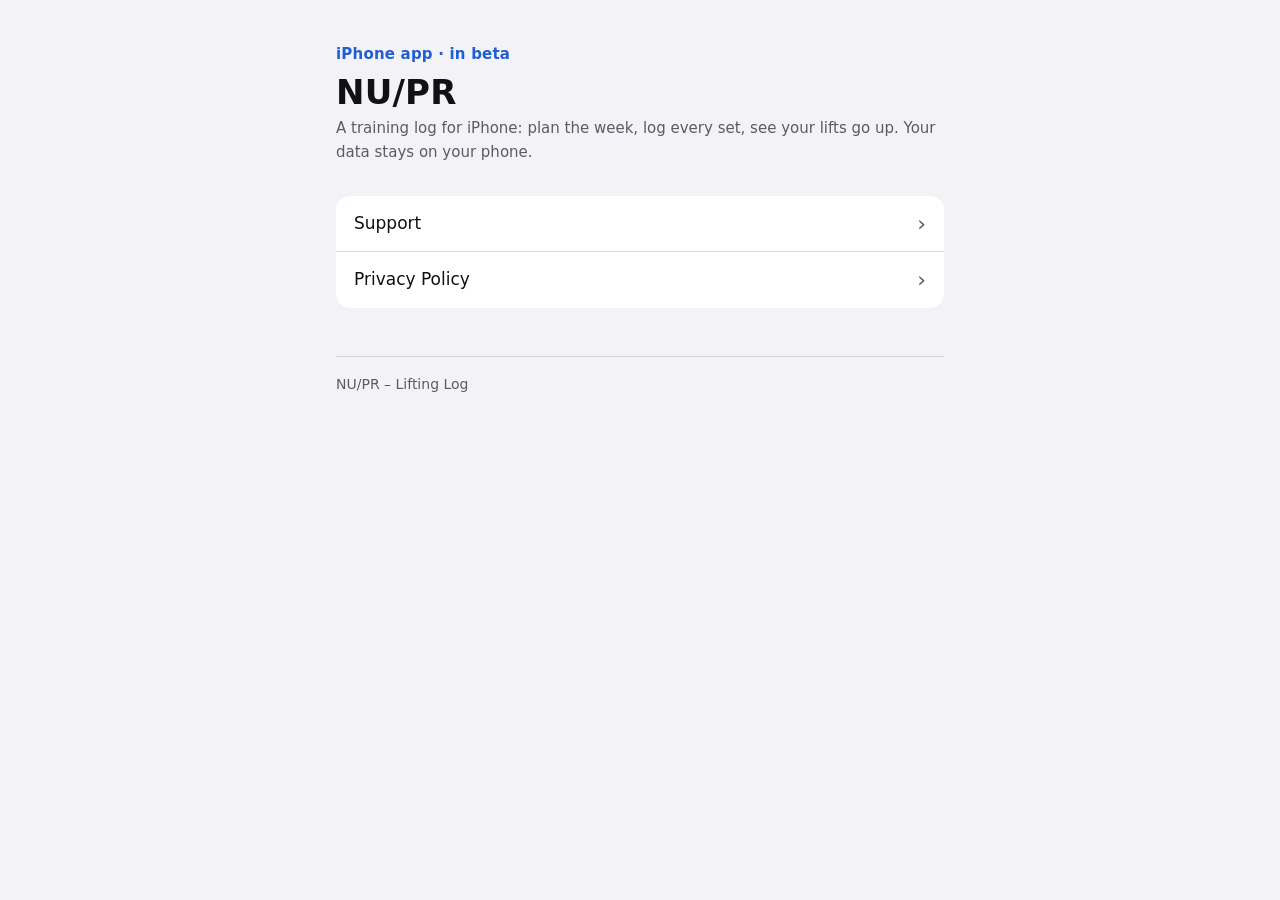
<file: index.html>
<!doctype html>
<html lang="en">
<head>
  <meta charset="utf-8">
  <meta name="viewport" content="width=device-width, initial-scale=1, viewport-fit=cover">
  <title>NU/PR – Lifting Log</title>
  <meta name="description" content="A training log for iPhone that keeps your data on your phone.">
  <link rel="stylesheet" href="style.css">
</head>
<body>
<main>
  <header>
    <span class="app">iPhone app · in beta</span>
    <h1>NU/PR</h1>
    <p class="meta">A training log for iPhone: plan the week, log every set, see your lifts go up. Your data stays on your phone.</p>
  </header>

  <ul class="links">
    <li><a href="support/">Support</a></li>
    <li><a href="privacy/">Privacy Policy</a></li>
  </ul>

  <footer>NU/PR – Lifting Log</footer>
</main>
</body>
</html>
</file>
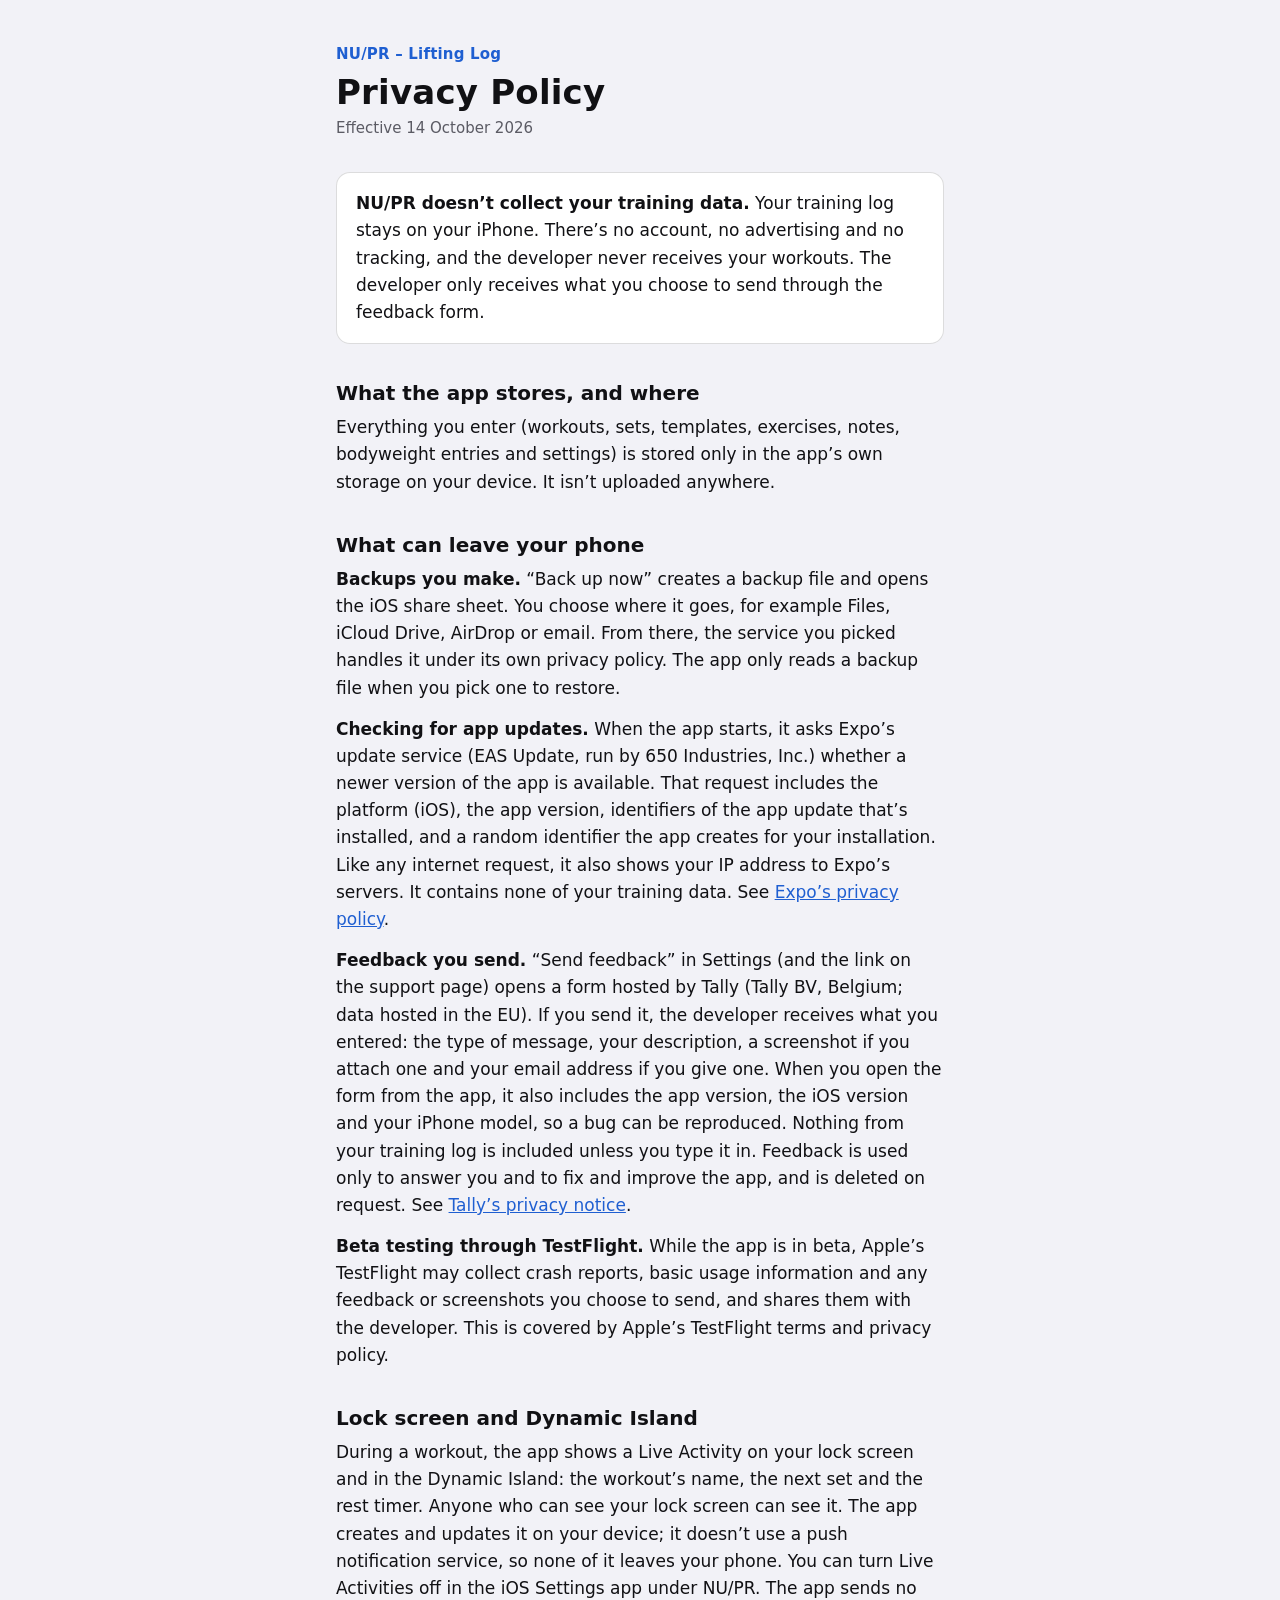
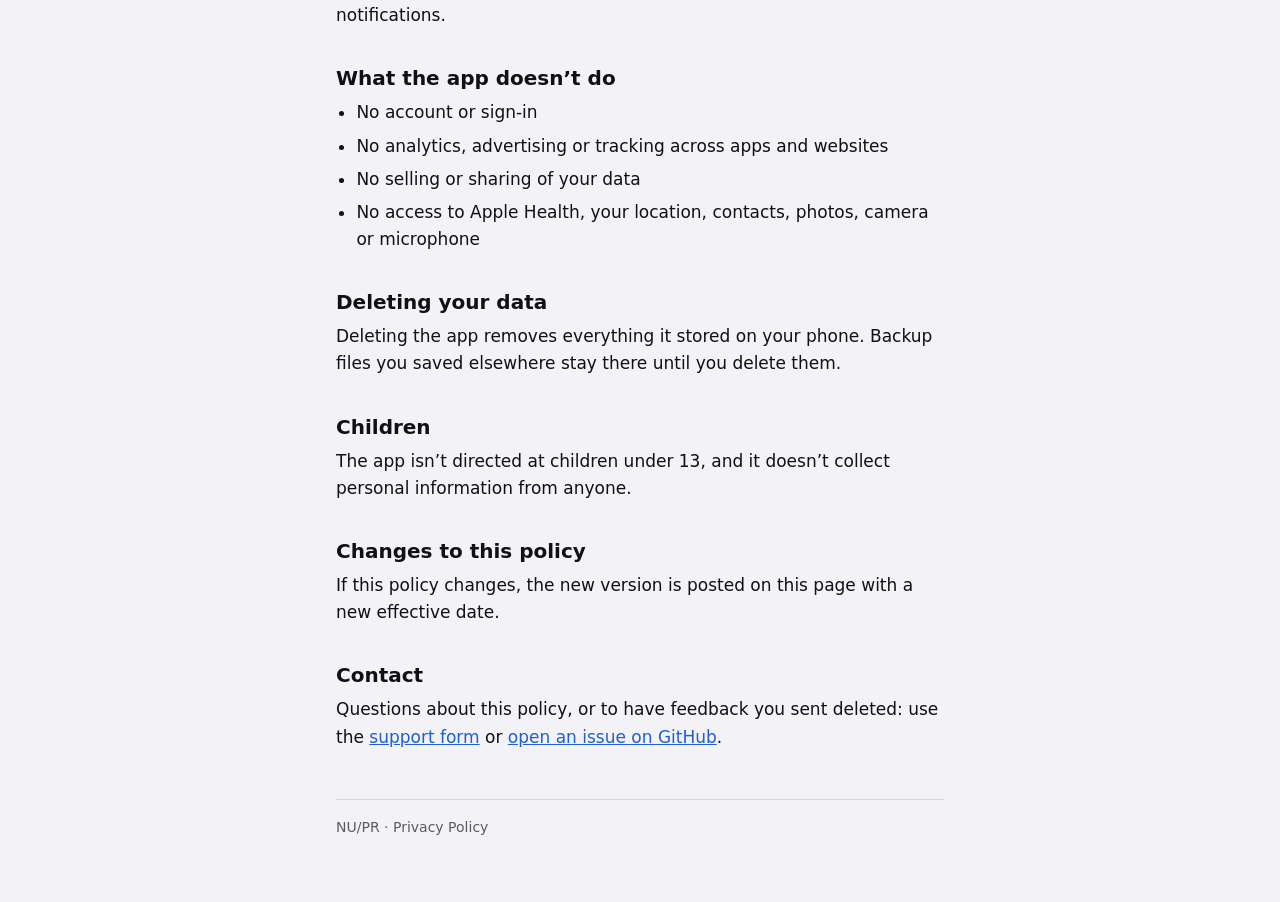
<file: privacy/index.html>
<!doctype html>
<html lang="en">
<head>
  <meta charset="utf-8">
  <meta name="viewport" content="width=device-width, initial-scale=1, viewport-fit=cover">
  <title>Privacy Policy · NU/PR</title>
  <meta name="description" content="How NU/PR handles your data: your training log stays on your phone.">
  <link rel="stylesheet" href="../style.css">
</head>
<body>
<main>
  <header>
    <a class="app" href="../">NU/PR – Lifting Log</a>
    <h1>Privacy Policy</h1>
    <p class="meta">Effective 14 October 2026</p>
  </header>

  <div class="summary">
    <p><strong>NU/PR doesn’t collect your training data.</strong> Your training log stays on your iPhone. There’s no account, no advertising and no tracking, and the developer never receives your workouts. The developer only receives what you choose to send through the feedback form.</p>
  </div>

  <h2>What the app stores, and where</h2>
  <p>Everything you enter (workouts, sets, templates, exercises, notes, bodyweight entries and settings) is stored only in the app’s own storage on your device. It isn’t uploaded anywhere.</p>

  <h2>What can leave your phone</h2>
  <p><strong>Backups you make.</strong> “Back up now” creates a backup file and opens the iOS share sheet. You choose where it goes, for example Files, iCloud Drive, AirDrop or email. From there, the service you picked handles it under its own privacy policy. The app only reads a backup file when you pick one to restore.</p>
  <p><strong>Checking for app updates.</strong> When the app starts, it asks Expo’s update service (EAS Update, run by 650 Industries, Inc.) whether a newer version of the app is available. That request includes the platform (iOS), the app version, identifiers of the app update that’s installed, and a random identifier the app creates for your installation. Like any internet request, it also shows your IP address to Expo’s servers. It contains none of your training data. See <a href="https://expo.dev/privacy">Expo’s privacy policy</a>.</p>
  <p><strong>Feedback you send.</strong> “Send feedback” in Settings (and the link on the support page) opens a form hosted by Tally (Tally BV, Belgium; data hosted in the EU). If you send it, the developer receives what you entered: the type of message, your description, a screenshot if you attach one and your email address if you give one. When you open the form from the app, it also includes the app version, the iOS version and your iPhone model, so a bug can be reproduced. Nothing from your training log is included unless you type it in. Feedback is used only to answer you and to fix and improve the app, and is deleted on request. See <a href="https://tally.so/help/privacy-policy">Tally’s privacy notice</a>.</p>
  <p><strong>Beta testing through TestFlight.</strong> While the app is in beta, Apple’s TestFlight may collect crash reports, basic usage information and any feedback or screenshots you choose to send, and shares them with the developer. This is covered by Apple’s TestFlight terms and privacy policy.</p>

  <h2>Lock screen and Dynamic Island</h2>
  <p>During a workout, the app shows a Live Activity on your lock screen and in the Dynamic Island: the workout’s name, the next set and the rest timer. Anyone who can see your lock screen can see it. The app creates and updates it on your device; it doesn’t use a push notification service, so none of it leaves your phone. You can turn Live Activities off in the iOS Settings app under NU/PR. The app sends no notifications.</p>

  <h2>What the app doesn’t do</h2>
  <ul>
    <li>No account or sign-in</li>
    <li>No analytics, advertising or tracking across apps and websites</li>
    <li>No selling or sharing of your data</li>
    <li>No access to Apple Health, your location, contacts, photos, camera or microphone</li>
  </ul>

  <h2>Deleting your data</h2>
  <p>Deleting the app removes everything it stored on your phone. Backup files you saved elsewhere stay there until you delete them.</p>

  <h2>Children</h2>
  <p>The app isn’t directed at children under 13, and it doesn’t collect personal information from anyone.</p>

  <h2>Changes to this policy</h2>
  <p>If this policy changes, the new version is posted on this page with a new effective date.</p>

  <h2>Contact</h2>
  <p>Questions about this policy, or to have feedback you sent deleted: use the <a href="https://tally.so/r/ODpp27">support form</a> or <a href="https://github.com/alxnhfr-bit/gymlog-site/issues">open an issue on GitHub</a>.</p>

  <footer>NU/PR · Privacy Policy</footer>
</main>
</body>
</html>
</file>
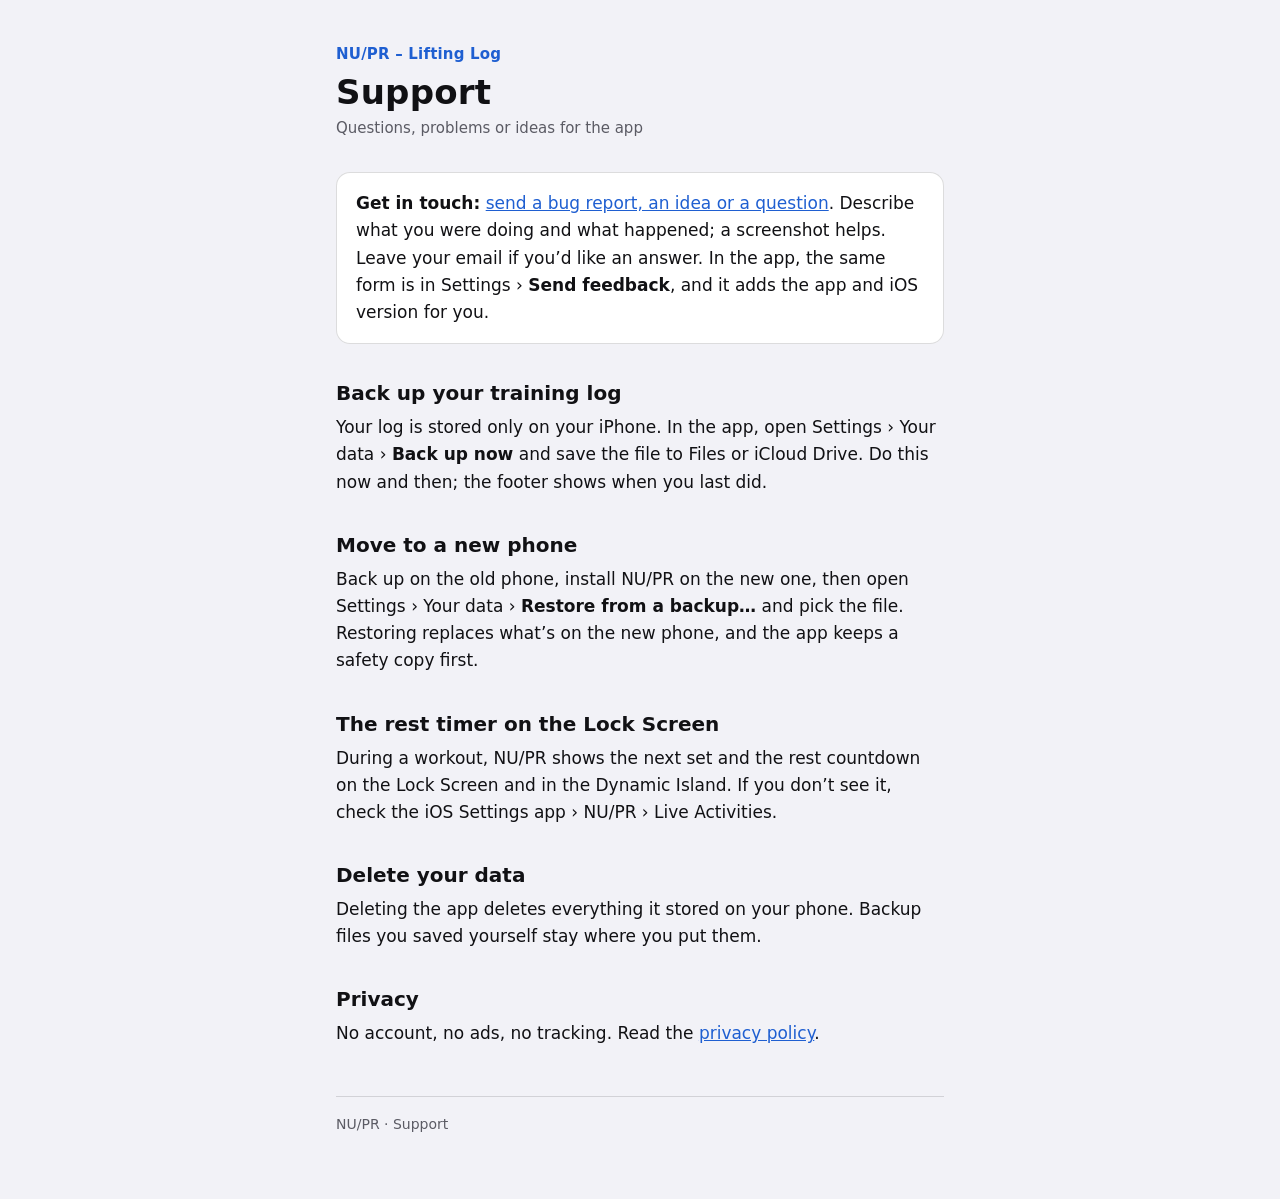
<file: support/index.html>
<!doctype html>
<html lang="en">
<head>
  <meta charset="utf-8">
  <meta name="viewport" content="width=device-width, initial-scale=1, viewport-fit=cover">
  <title>Support · NU/PR</title>
  <meta name="description" content="Help with NU/PR – Lifting Log: how to get in touch, backups and moving to a new phone.">
  <link rel="stylesheet" href="../style.css">
</head>
<body>
<main>
  <header>
    <a class="app" href="../">NU/PR – Lifting Log</a>
    <h1>Support</h1>
    <p class="meta">Questions, problems or ideas for the app</p>
  </header>

  <div class="summary">
    <p><strong>Get in touch:</strong> <a href="https://tally.so/r/ODpp27">send a bug report, an idea or a question</a>. Describe what you were doing and what happened; a screenshot helps. Leave your email if you’d like an answer. In the app, the same form is in Settings › <strong>Send feedback</strong>, and it adds the app and iOS version for you.</p>
  </div>

  <h2>Back up your training log</h2>
  <p>Your log is stored only on your iPhone. In the app, open Settings › Your data › <strong>Back up now</strong> and save the file to Files or iCloud Drive. Do this now and then; the footer shows when you last did.</p>

  <h2>Move to a new phone</h2>
  <p>Back up on the old phone, install NU/PR on the new one, then open Settings › Your data › <strong>Restore from a backup…</strong> and pick the file. Restoring replaces what’s on the new phone, and the app keeps a safety copy first.</p>

  <h2>The rest timer on the Lock Screen</h2>
  <p>During a workout, NU/PR shows the next set and the rest countdown on the Lock Screen and in the Dynamic Island. If you don’t see it, check the iOS Settings app › NU/PR › Live Activities.</p>

  <h2>Delete your data</h2>
  <p>Deleting the app deletes everything it stored on your phone. Backup files you saved yourself stay where you put them.</p>

  <h2>Privacy</h2>
  <p>No account, no ads, no tracking. Read the <a href="../privacy/">privacy policy</a>.</p>

  <footer>NU/PR · Support</footer>
</main>
</body>
</html>
</file>
<file: style.css>
:root {
  --bg: #f2f2f7;
  --card: #ffffff;
  --text: #111114;
  --text-2: #5b5b64;
  --rule: rgba(60, 60, 67, 0.18);
  --accent: #1f5fd1;
  --accent-soft: rgba(31, 95, 209, 0.08);
  color-scheme: light;
}
@media (prefers-color-scheme: dark) {
  :root {
    --bg: #000000;
    --card: #1c1c1e;
    --text: #f2f2f7;
    --text-2: #a1a1aa;
    --rule: rgba(84, 84, 88, 0.6);
    --accent: #4f86f7;
    --accent-soft: rgba(79, 134, 247, 0.14);
    color-scheme: dark;
  }
}

* { box-sizing: border-box; }
html { -webkit-text-size-adjust: 100%; }
body {
  margin: 0;
  background: var(--bg);
  color: var(--text);
  font: 17px/1.6 -apple-system, BlinkMacSystemFont, "SF Pro Text", system-ui, "Segoe UI", Roboto, sans-serif;
  -webkit-font-smoothing: antialiased;
  padding-inline: 20px;
  padding-block: max(40px, env(safe-area-inset-top)) 64px;
}
main { max-width: 38rem; margin: 0 auto; }
header { margin-bottom: 32px; }
.app { font-size: 15px; font-weight: 600; color: var(--accent); letter-spacing: 0.2px; text-decoration: none; }
h1 { font-size: 34px; line-height: 1.15; letter-spacing: 0.2px; margin: 6px 0 4px; text-wrap: balance; }
.meta { color: var(--text-2); font-size: 15px; margin: 0; }
h2 { font-size: 20px; line-height: 1.3; margin: 36px 0 8px; text-wrap: balance; }
p, ul { margin: 0 0 14px; }
ul { padding-left: 1.2em; }
li { margin-bottom: 6px; }
a { color: var(--accent); }
a:focus-visible { outline: 2px solid var(--accent); outline-offset: 2px; border-radius: 3px; }
strong { font-weight: 600; }
.summary {
  background: var(--card);
  border-radius: 14px;
  padding: 18px 20px;
  border-left: 0;
  box-shadow: inset 0 0 0 1px var(--rule);
}
.summary p:last-child { margin-bottom: 0; }
.links { list-style: none; padding: 0; margin: 24px 0 0; background: var(--card); border-radius: 14px; overflow: hidden; }
.links li { margin: 0; }
.links li + li { border-top: 1px solid var(--rule); }
.links a { display: flex; justify-content: space-between; align-items: center; padding: 14px 18px; text-decoration: none; color: var(--text); min-height: 48px; }
.links a::after { content: "›"; color: var(--text-2); font-size: 22px; line-height: 1; }
.links a:hover { background: var(--accent-soft); }
footer { margin-top: 48px; padding-top: 16px; border-top: 1px solid var(--rule); color: var(--text-2); font-size: 14px; }
</file>
